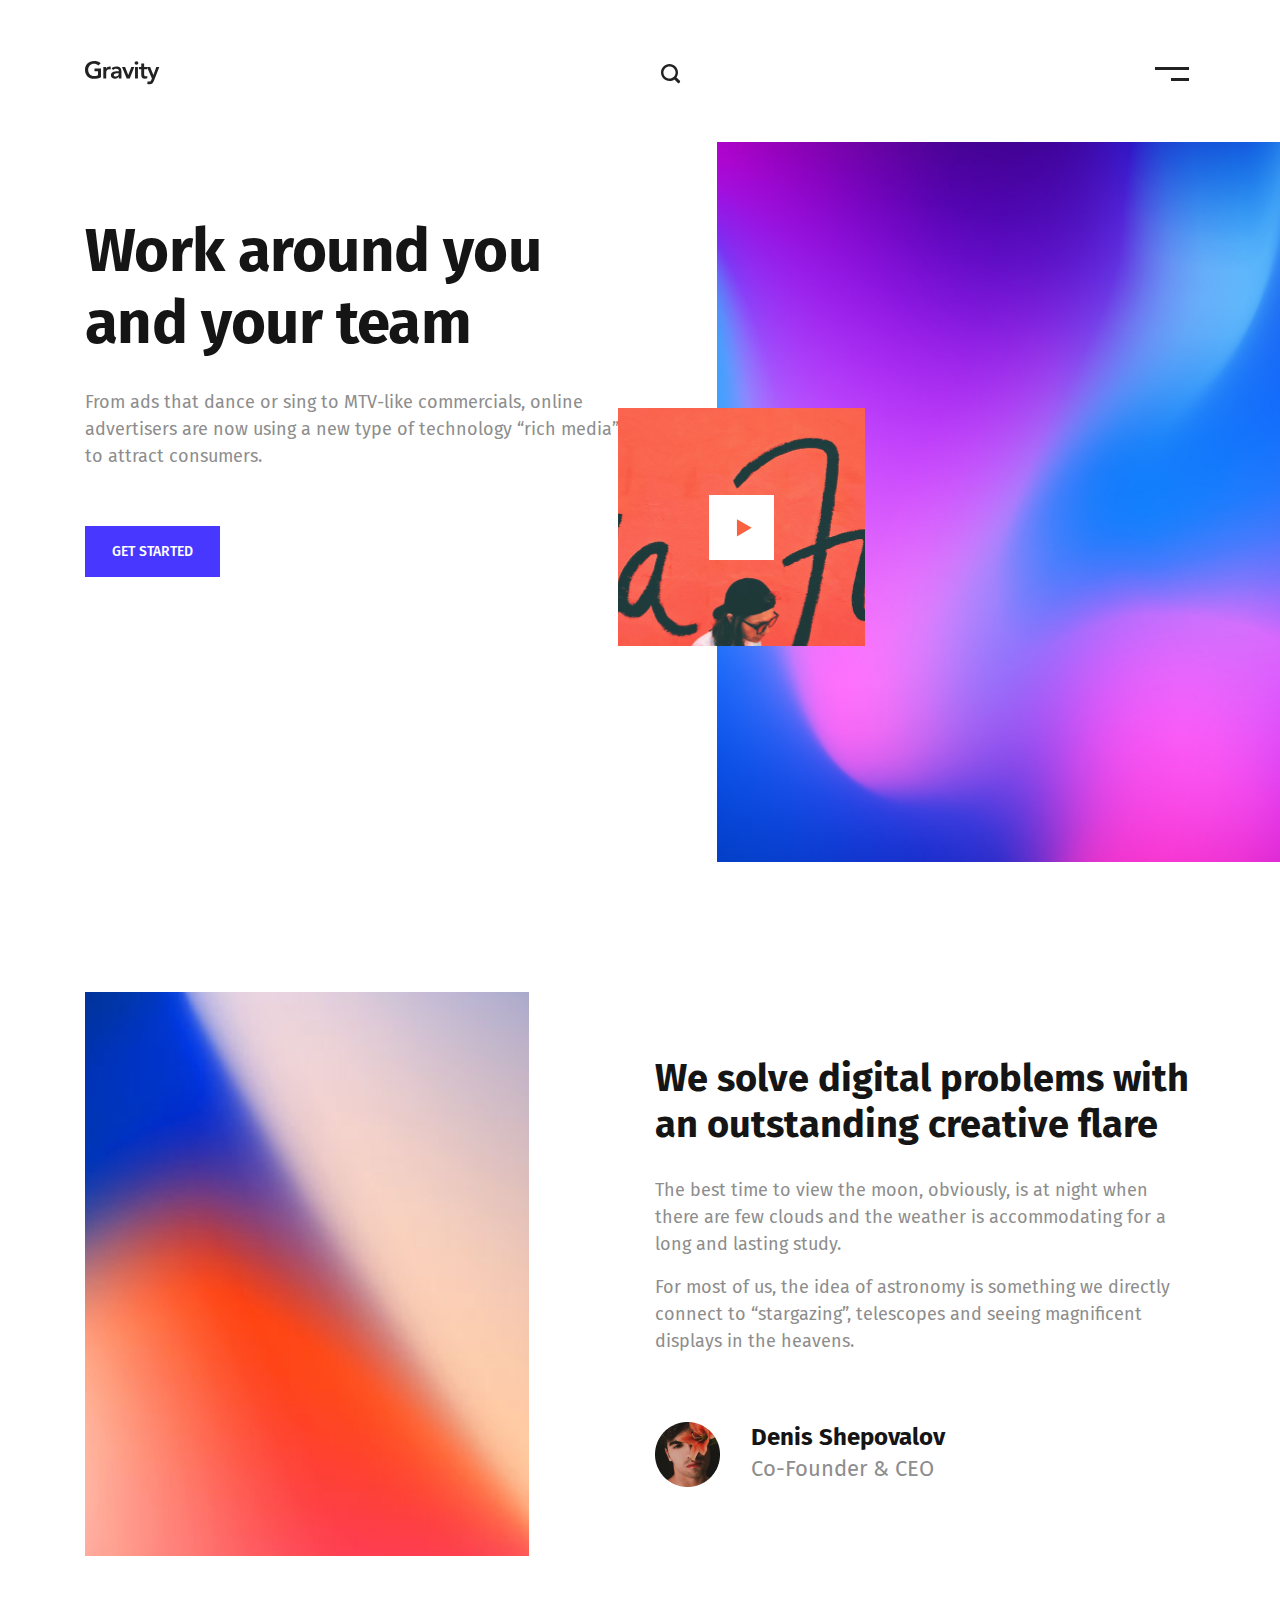
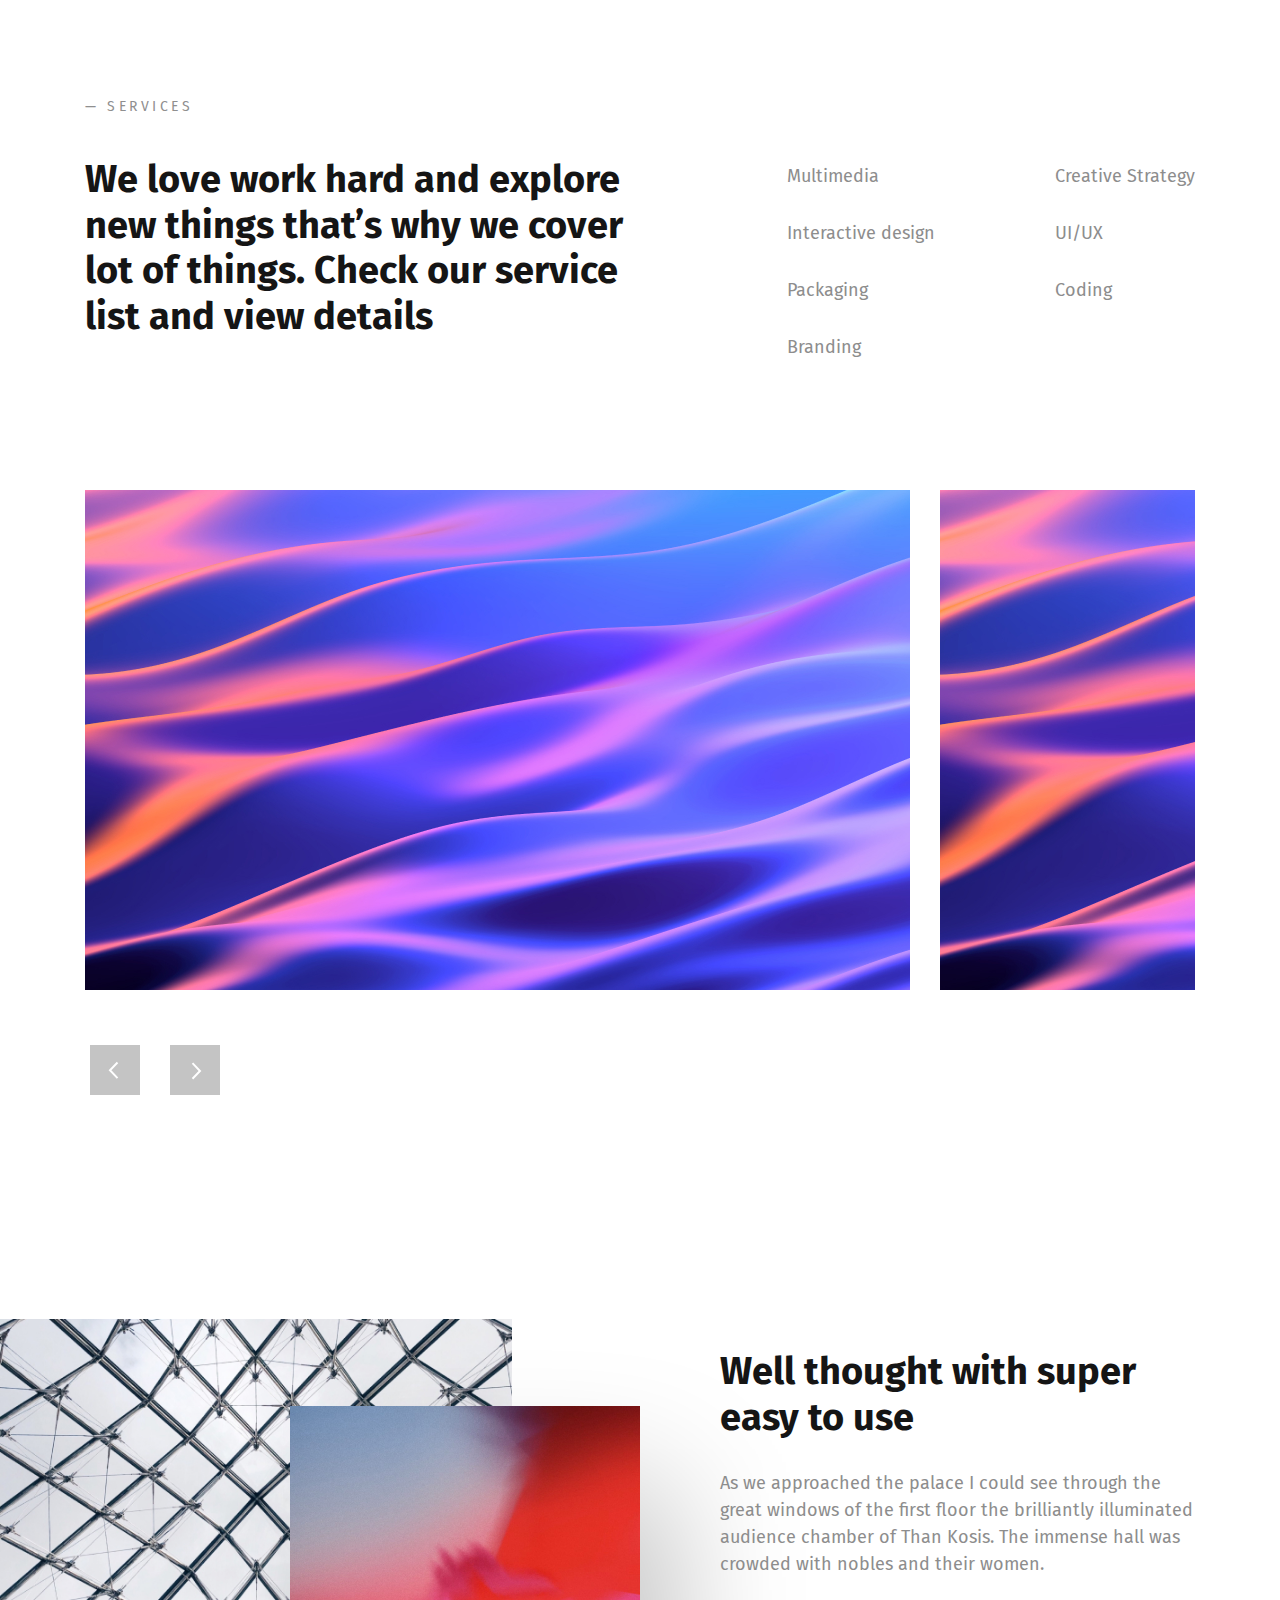
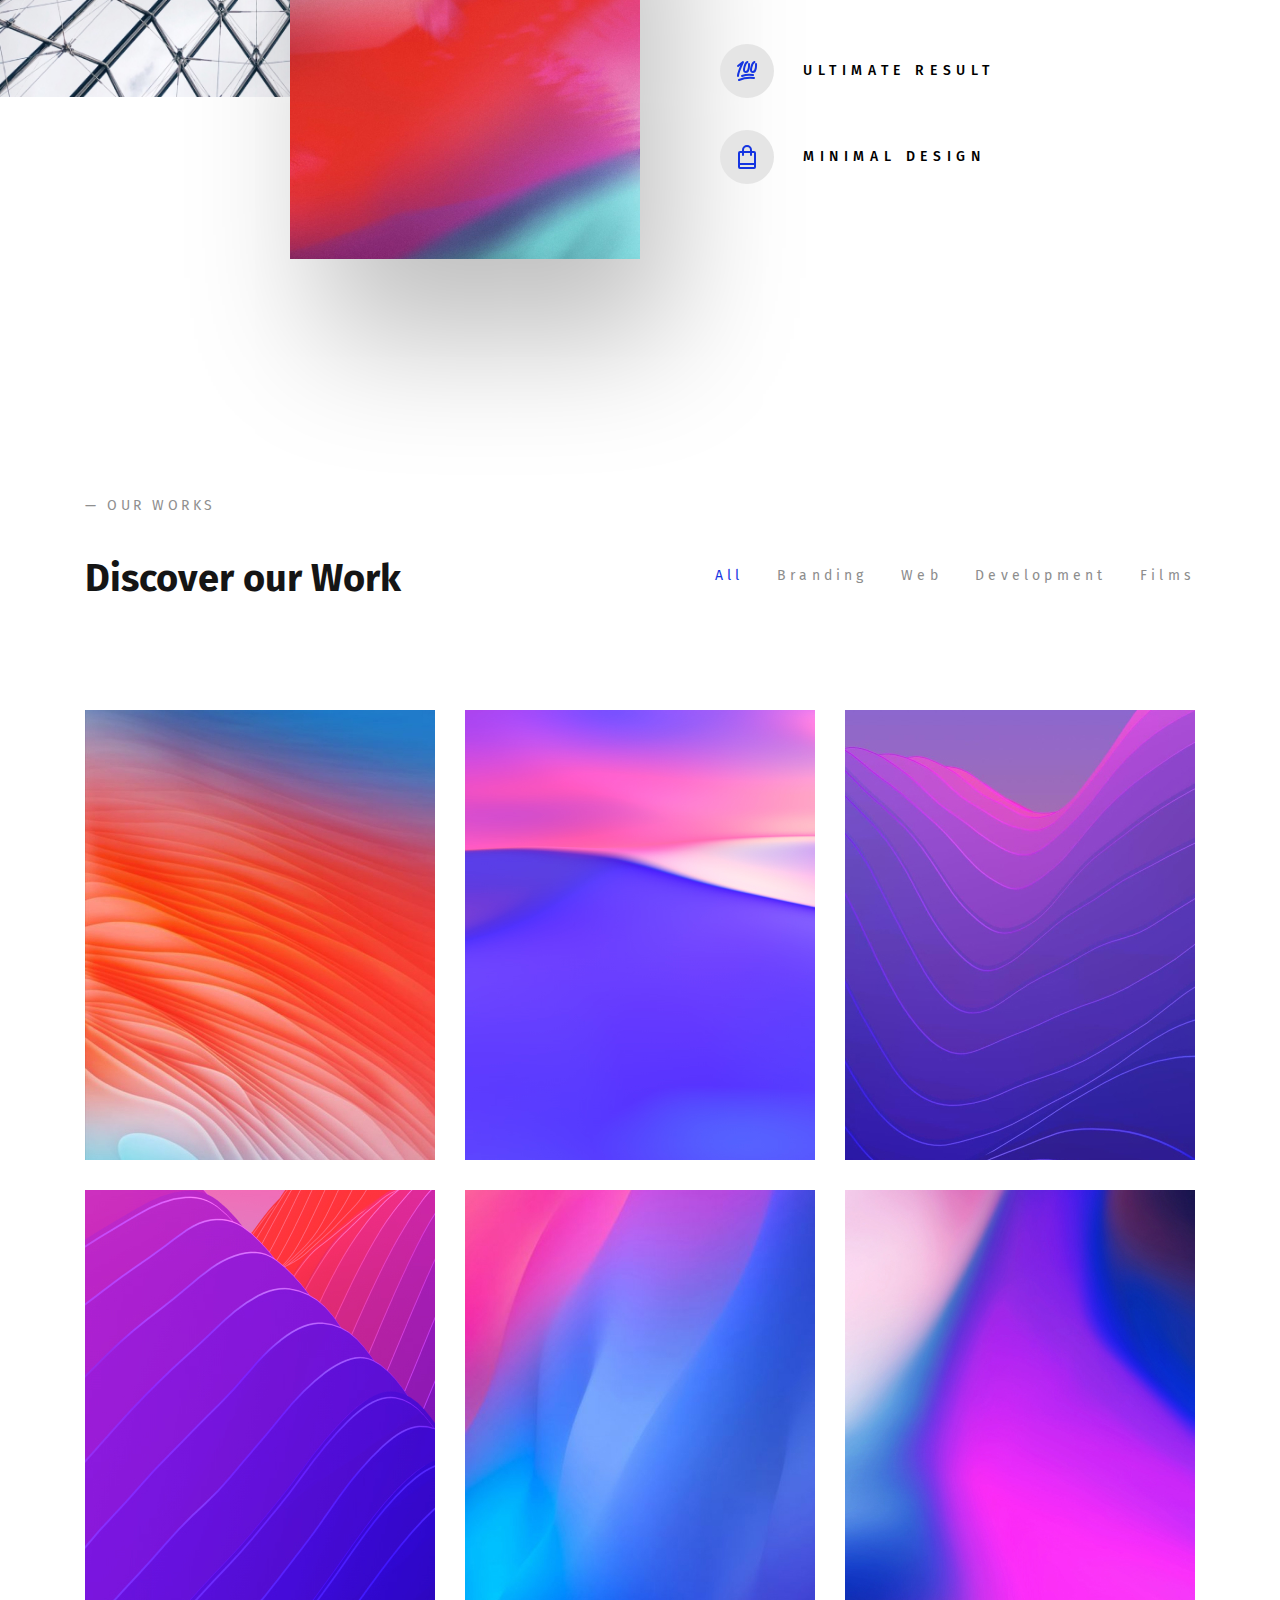
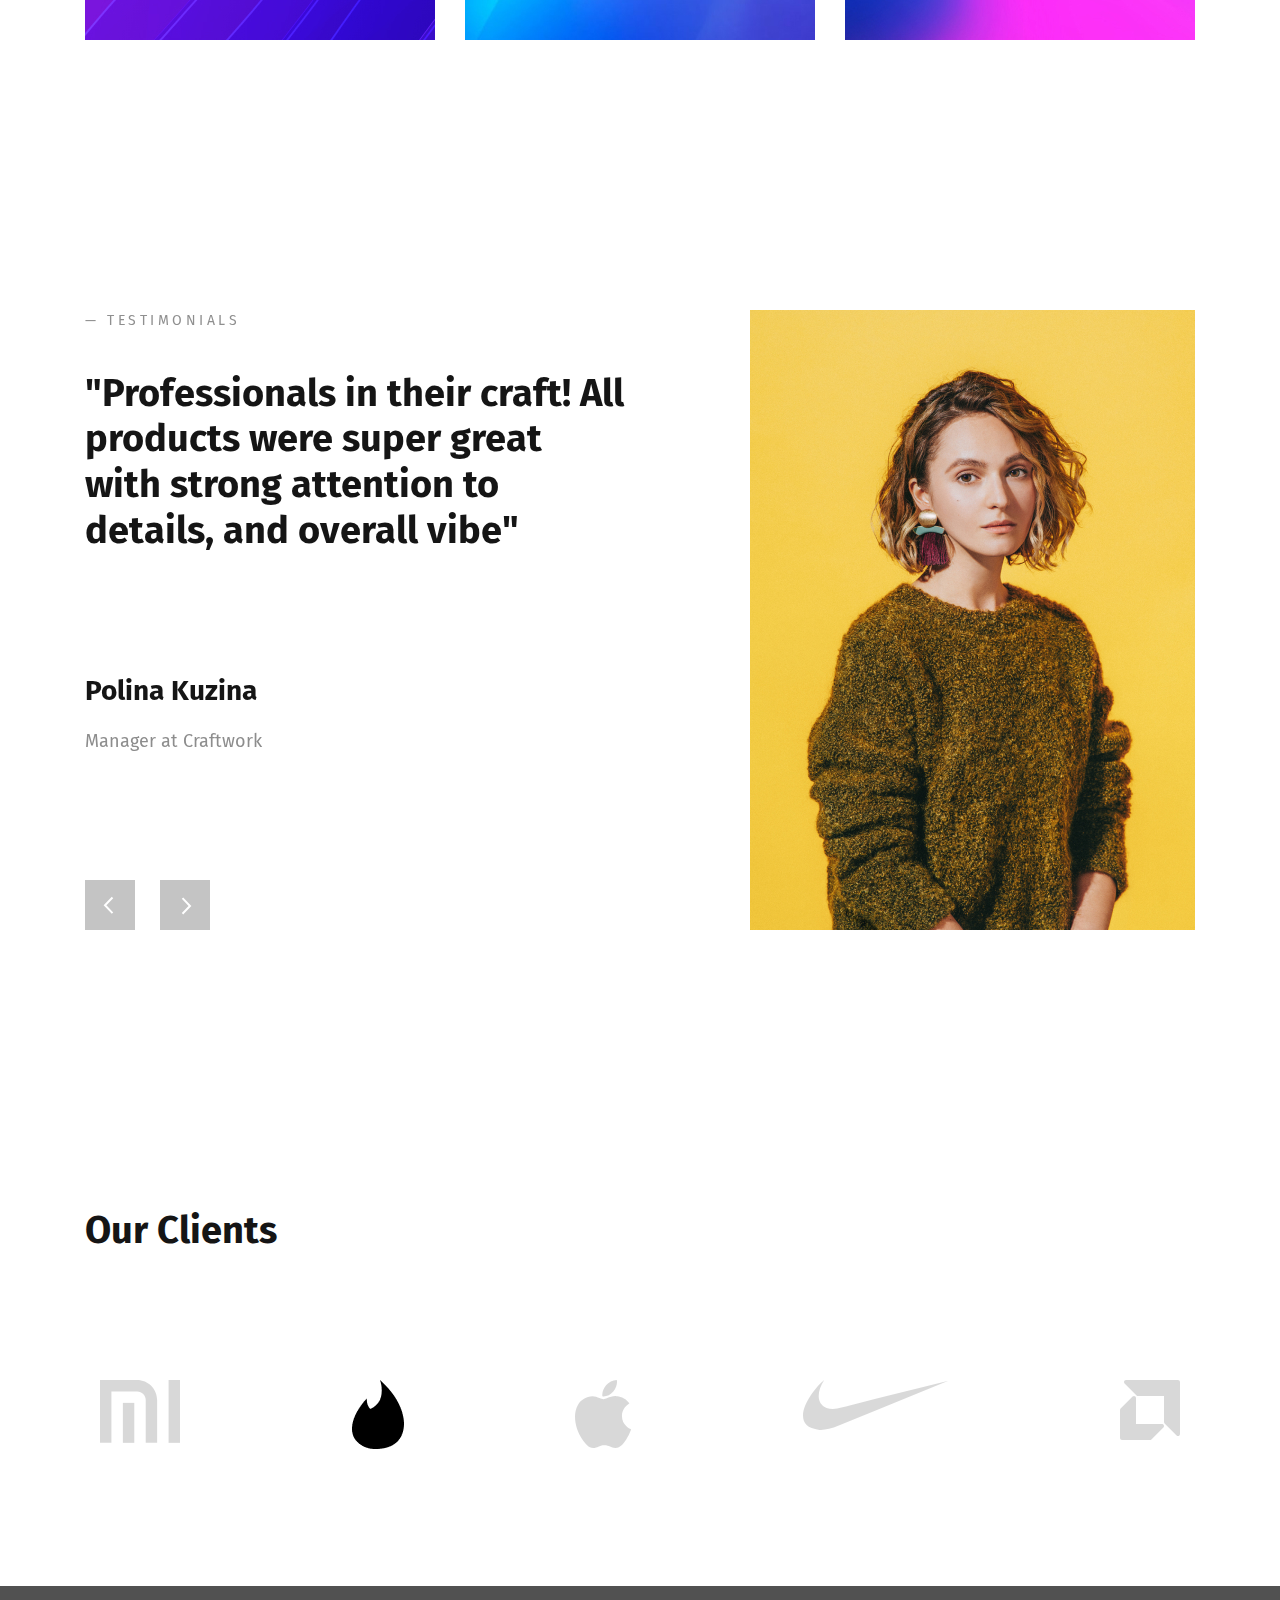
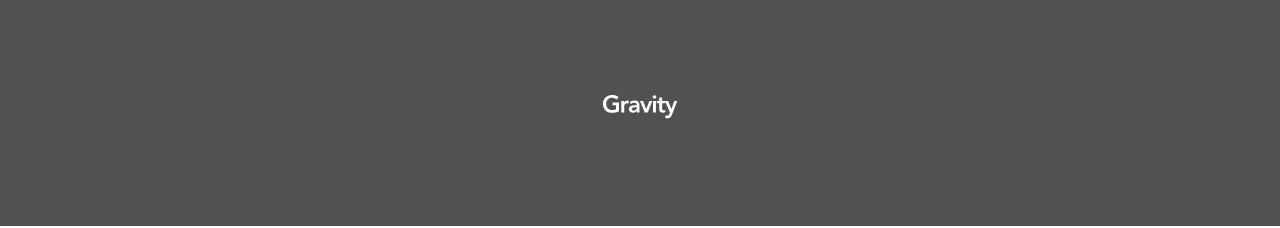
<file: gravity.html>
<!DOCTYPE html>
<html lang="en">
<head>
    <meta charset="UTF-8">
    <meta name="viewport" content="width=device-width, initial-scale=1, shrink-to-fit=no">
    <link rel="stylesheet" href="style/bootstrap.css">
    <link rel="stylesheet" href="style/style.css">
    <link rel="preconnect" href="https://fonts.gstatic.com">
    <link rel="stylesheet" href="style/owl.carousel.min.css">
    <link rel="stylesheet" href="style/owl.theme.default.min.css">
<link href="https://fonts.googleapis.com/css2?family=Fira+Sans:wght@400;500;700&display=swap" rel="stylesheet">
    <title>Document</title>
</head>
<body>
    <header class="header">
        <div class="nav">
            <div class="container">
                <div class="row">
                    <div class="col-4 col-md-4">
                        <img src="img/Logo.svg" alt="logo" class="logo">
                    </div>  
                    <div class="col-3 offset-md-2 col-md-3">
                        <button class="search">
                            <img src="img/search.svg" alt="search">
                        </button>
                    </div>
                    <div class="col-md-3 col-3 ml-auto">
                        <button class="menu ml-auto">
                            <img src="img/hamburger.svg" alt="menu gravity">
                        </button>
                    </div>
                </div>
            </div>
        </div>
        <div class="offer">
            <div class="container">
                <div class="row">
                    <div class="col-md-6">
                        <div class="offer-cont">
                            <h1 class="offer-cont__title">
                                Work around you and your team
                            </h1>
                            <p class="offer-cont__text">
                                From ads that dance or sing to MTV-like commercials, online advertisers are now using a new type of technology “rich media” to attract consumers.
                            </p>
                            <button class="offer-cont__btn btn">
                                Get started
                            </button>
                        </div>
                    </div>
                    <div class="col-md-6 be-static vh-dependent">
                        <div class="hero">
                            <a href="#" class="video"></a>
                        </div>
                    </div>
                </div>
            </div>
        </div>
    </header>
    <section class="problems">
        <div class="container">
            <div class="row">
                <div class="col-md-5">
                    <img src="img/03.jpg" alt="poster" class="poster img-fluid">
                </div>
                <div class="col-md-6 ml-auto d-flex align-items-center">
                    <div class="about">
                        <h2 class="about__title">
                            We solve digital problems with an outstanding creative flare
                        </h2>
                        <p class="about__text">
                            The best time to view the moon, obviously, is at night when there are few clouds and the weather is accommodating for a long and lasting study.
                        </p>
                        <p class="about__text">
                            For most of us, the idea of astronomy is something we directly connect to “stargazing”, telescopes and seeing magnificent displays in the heavens.
                        </p>
                        <div class="about__author">
                            <div class="about__name">
                                <h4>
                                    Denis Shepovalov
                                </h4>
                                <p class="about__dop">
                                    Co-Founder & CEO
                                </p>
                            </div>
                        </div>
                    </div>
                </div>
            </div>
        </div>
    </section>
    <section class="services">
        <div class="container">
            <div class="row">
                <div class="col-md-6">
                    <div class="section-title">
                        <p class="section-title__label">
                            — Services
                        </p>
                        <h2 class="section-title__heading">
                            We love work hard and explore new things that’s why we cover lot of things. Check our service list and view details
                        </h2>
                    </div>
                </div>
                <div class="col-md-5 ml-auto d-flex justify-content-between">
                    <ul class="serv-list serv-list__left">
                        <li class="serv-list__item">
                            Multimedia
                        </li>
                        <li class="serv-list__item">
                            Interactive design
                        </li>
                        <li class="serv-list__item">
                            Packaging
                        </li>
                        <li class="serv-list__item">
                            Branding
                        </li>
                    </ul>
                    <ul class="serv-list serv-list__right">
                        <li class="serv-list__item">
                            Creative Strategy
                        </li>
                        <li class="serv-list__item">
                            UI/UX
                        </li>
                        <li class="serv-list__item">
                            Coding
                        </li>
                    </ul>
                </div>
            </div>
            <div class="row">
                <div class="col">
                    <div class="owl-carousel owl-theme works-carousel">
                        <div class="item">
                            <img src="img/04.jpg" alt="alt">
                            <span class="owl-carousel__play"></span>
                        </div>
                        <div class="item">
                            <img src="img/04.jpg" alt="alt">
                            <span class="owl-carousel__play"></span>
                        </div>
                        <div class="item">
                            <img src="img/04.jpg" alt="alt">
                            <span class="owl-carousel__play"></span>
                        </div>
                        <div class="item">
                            <img src="img/04.jpg" alt="alt">
                            <span class="owl-carousel__play"></span>
                        </div>
                    </div>
                </div>
            </div>
        </div>
    </section>
    <section class="result">
        <div class="container">
            <div class="row">
                <div class="col-md-6 be-static">
                    <div class="collage">
                        <img src="img/07.jpg" alt="">
                    </div>
                </div>
                    <div class="col-md-6">
                        <div class="easy">
                            <h2 class="easy__title">
                                Well thought with super easy to use</h2>
                            <p class="easy__text">
                                As we approached the palace I could see through the great windows of the first floor the brilliantly illuminated audience chamber of Than Kosis. The immense hall was crowded with nobles and their women.</p>
                                <div class="easy__point easy__point__first">
                                    Ultimate result
                                </div>
                                <div class="easy__point easy__point__second">
                                    Minimal design
                                </div>
                        </div>
                    </div>
            </div>
        </div>
    </section>
    <section class="works tabs">
        <div class="container">
            <div class="row">
                <div class="col-md-6">
                    <div class="section-title">
                        <p class="section-title__label">
                            — Our works
                        </p>
                        <h2 class="section-title__heading">
                            Discover our Work
                        </h2>
                    </div>
                </div>
                <div class="col-xl-6 col-12">
                    <ul class="work-tabs d-flex justify-content-between tabs__caption">
                        <li class="work-tabs__items active">
                            <a href="#">All</a>
                        </li>
                        <li class="work-tabs__items">
                            <a href="#">Branding</a>
                        </li>
                        <li class="work-tabs__items">
                            <a href="#">Web</a>
                        </li>
                        <li class="work-tabs__items">
                            <a href="#">Development</a>
                        </li>
                        <li class="work-tabs__items">
                            <a href="#">Films</a>
                        </li>
                    </ul>         
                </div>
            </div>
            <div class="row">
                <div class="col">
                    <div class="works-wrap d-flex justify-content-between tabs__content active">
                        <a href="#" class="works-wrap__item">
                            <img src="img/08.jpg" alt="">
                        </a>
                        <a href="#" class="works-wrap__item">
                            <img src="img/09.jpg" alt="">
                        </a>
                        <a href="#" class="works-wrap__item">
                            <img src="img/10.jpg" alt="">
                        </a>
                        <a href="#" class="works-wrap__item">
                            <img src="img/11.jpg" alt="">
                        </a>
                        <a href="#" class="works-wrap__item">
                            <img src="img/12.jpg" alt="">
                        </a>
                        <a href="#" class="works-wrap__item">
                            <img src="img/13.jpg" alt="">
                        </a>
                    </div> 
                    <div class="works-wrap d-flex justify-content-between tabs__content">
                        <a href="#" class="works-wrap__item">
                            <img src="img/08.jpg" alt="">
                        </a>
                        <a href="#" class="works-wrap__item">
                            <img src="img/10.jpg" alt="">
                        </a>
                        <a href="#" class="works-wrap__item">
                            <img src="img/12.jpg" alt="">
                        </a>
                        <a href="#" class="works-wrap__item">
                            <img src="img/13.jpg" alt="">
                        </a>
                        <a href="#" class="works-wrap__item">
                            <img src="img/09.jpg" alt="">
                        </a>
                        <a href="#" class="works-wrap__item">
                            <img src="img/11.jpg" alt="">
                        </a>
                    </div> 
                    <div class="works-wrap d-flex justify-content-between tabs__content">
                        <a href="#" class="works-wrap__item">
                            <img src="img/13.jpg" alt="">
                        </a>
                        <a href="#" class="works-wrap__item">
                            <img src="img/12.jpg" alt="">
                        </a>
                        <a href="#" class="works-wrap__item">
                            <img src="img/11.jpg" alt="">
                        </a>
                        <a href="#" class="works-wrap__item">
                            <img src="img/10.jpg" alt="">
                        </a>
                        <a href="#" class="works-wrap__item">
                            <img src="img/09.jpg" alt="">
                        </a>
                        <a href="#" class="works-wrap__item">
                            <img src="img/08.jpg" alt="">
                        </a>
                    </div> 
                    <div class="works-wrap d-flex justify-content-between tabs__content">
                        <a href="#" class="works-wrap__item">
                            <img src="img/13.jpg" alt="">
                        </a>
                        <a href="#" class="works-wrap__item">
                            <img src="img/08.jpg" alt="">
                        </a>
                        <a href="#" class="works-wrap__item">
                            <img src="img/12.jpg" alt="">
                        </a>
                        <a href="#" class="works-wrap__item">
                            <img src="img/09.jpg" alt="">
                        </a>
                        <a href="#" class="works-wrap__item">
                            <img src="img/11.jpg" alt="">
                        </a>
                        <a href="#" class="works-wrap__item">
                            <img src="img/10.jpg" alt="">
                        </a>
                    </div> 
                    <div class="works-wrap d-flex justify-content-between tabs__content">
                        <a href="#" class="works-wrap__item">
                            <img src="img/09.jpg" alt="">
                        </a>
                        <a href="#" class="works-wrap__item">
                            <img src="img/08.jpg" alt="">
                        </a>
                        <a href="#" class="works-wrap__item">
                            <img src="img/11.jpg" alt="">
                        </a>
                        <a href="#" class="works-wrap__item">
                            <img src="img/10.jpg" alt="">
                        </a>
                        <a href="#" class="works-wrap__item">
                            <img src="img/13.jpg" alt="">
                        </a>
                        <a href="#" class="works-wrap__item">
                            <img src="img/12.jpg" alt="">
                        </a>
                    </div>    
                </div>
            </div>
        </div>
    </section>
    <section class="testimonials">
        <div class="container">
            <div class="contributor-carousel owl-carousel">
                <div class="row">
                    <div class="col-md-6">
                        <div class="section-title">
                            <p class="section-title__label">
                                — Testimonials
                            </p>
                            <h2 class="section-title__heading section-title__heading_review">
                                "Professionals in their craft! All products were super great with strong attention to details, and overall vibe"
                            </h2>
                            <div class="contributor">
                                <h3 class="contributor__title">Polina Kuzina</h3>
                                <p class="contributor__desk">Manager at Craftwork</p>
                            </div>
                        </div>
                    </div>
                    <div class="col-md-5 ml-auto">
                        <img src="img/14.jpg" alt="photo" class="cont-photo img-fluid">
                    </div>
                </div>
                <div class="row">
                    <div class="col-md-6">
                        <div class="section-title">
                            <p class="section-title__label">
                                — Testimonials
                            </p>
                            <h2 class="section-title__heading section-title__heading_review">
                                "Professionals in their craft! All products were super great with strong attention to details, and overall vibe"
                            </h2>
                            <div class="contributor">
                                <h3 class="contributor__title">Polina Kuzina</h3>
                                <p class="contributor__desk">Manager at Craftwork</p>
                            </div>
                        </div>
                    </div>
                    <div class="col-md-5 ml-auto">
                        <img src="img/14.jpg" alt="photo" class="cont-photo img-responsive">
                    </div>
                </div>
            </div>  
        </div>
    </section>          
    <section class="clients">
        <div class="container">
            <div class="row">
                <div class="col-md-6">
                    <div class="section-title">
                        <h2 class="section-title__heading">
                            Our Clients
                        </h2>
                    </div>  
                </div>
            </div>    
                <div class="col">
                    <div class="clients-row d-flex justify-content-between">
                        <a href="#" class="clients-row__item">
                            <img src="img/xiaomi.svg" alt="xiaomi">
                        </a>
                        <a href="#" class="clients-row__item">
                            <img src="img/ubuntu.png" alt="ubuntu">
                        </a>
                        <a href="#" class="clients-row__item">
                            <img src="img/apple.svg" alt="apple">
                        </a>
                        <a href="#" class="clients-row__item">
                            <img src="img/nike.svg" alt="nike">
                        </a>
                        <a href="#" class="clients-row__item">
                            <img src="img/amd.svg" alt="amd">
                        </a>
                    </div>
                </div>
        </div>
    </section>  
    <footer class="footer">
        <div class="container">
            <div class="row">
                <div class="col d-flex justify-content-center align-items-center">
                    <img src="img/logo-footer.svg" alt="footer" class="logo-footer">
                </div>
            </div>
        </div>
    </footer>
    <script src="script/jquery-3.5.1.min.js"></script>
    <script src="script/owl.carousel.min.js"></script>
    <script src="script/script.js"></script>
</body>
</html>
</file>
<file: style/style.css>
body{
    font-family: "Fira sans", serif;
    color: #8D8D8D;
    font-size: 18px;
}
button {
    display: block;
    background: transparent;
    border: none;
}
ul, li{
    display: block;
    padding: 0;
    margin: 0;
}
.vh-dependent{
    height: 35vh;
    display: flex;
    align-items: center;
}
.be-static{
    position: static;
}
h1, h2, h3, h4, h5, h6{
    font-style: normal;
    font-weight: 700;
    color: #151515;
    margin: 0;
    padding: 0;
}
h2{
    font-size: 38px;
}
.btn{
    background: #4737FF;
    color: #fff;
    text-transform: uppercase;
    font-weight: 500;
    font-size: 14px;
    padding: 14px 26px;
    border-radius: 0;
    display: inline;
    text-align: center;
    transition: all 0.5s ease;
}
.btn:hover {
    background: #3726f2;
    color: #fff;
}
.header{
height: 95vh;
}
.nav{
    padding-top: 59px;
    margin-bottom: 127px;
}
.logo{

}
.search {
  
}
.menu{

}

.offer-cont__title{
    font-size: 60px;
    letter-spacing: -0.01em;
    line-height: 1.2em;
}
.offer-cont__text {
    margin: 30px 0 56px;
}
.hero{
    background: url('../img/01.jpg') no-repeat right top;
    background-size: 80% 100%;
    width: 55%;
    height: 80vh;
    position: absolute;
    right: 0;
    top: 142px;
}
.video{
    position: absolute;
    left: 6%;
    bottom: 30%;
    width: 35%;
    height: 33%;
    display: block;
    background: url('../img/02.jpg') no-repeat center center;
    display: flex;
    justify-content: center;
    align-items: center;
}

.video:after{
    content: '';
    display: block;
    background: url(../img/playbtn.svg);
    width: 65px;
    height: 65px;
}
.problems{
    padding-top: 137px;
}
.about{

}
.about__title{
    margin-bottom: 30px;
}
.about__text{

}
.about__author{
    background: url('../img/avatar.jpg') no-repeat left center;
    padding-left: 96px;
    padding: 7px 0 7px 96px;
    margin-top: 61px;
}
.about__name{
    font-size: 22px;
}
.about__dop{
    margin-bottom: 0;
}
.services{
    padding-top: 140px;
}
.section-title{

}
.section-title__label{
    text-transform: uppercase;
    font-size: 14px;
    letter-spacing: 0.25em;
    color: #8f8f8f;
    margin-bottom: 40px;
}
.section-title__heading{

}
.serv-list {
    color: #8d8d8d;
    margin-top: 67px;
}
.serv-list__item{
    margin-bottom: 30px;
}
.serv-list__left{
    margin-left: 37px;
}
.works-carousel{
    margin-top: 99px;
}

.owl-theme .owl-dots, .owl-theme .owl-nav{
    text-align: left !important;
} 
.works-carousel .owl-prev{
    margin-right: 25px !important;
}
.owl-theme .owl-nav [class*=owl-] {
    margin: 0 ;
}
.works-carousel .owl-nav{
    margin-top: 50px !important;
}
.works-carousel__play{
    display: block;
    background: url('../img/playbtn.svg');
    width: 65px;
    height: 65px;
    position: absolute;
    left:50%;
    top: 50%;
    margin-left: -32px;
    margin-top: -32px;
    cursor: pointer;
}
.collage{
    padding-top: 219px;
    width: 50%;
    background: url('../img/06.jpg') no-repeat left top / 80% 70%;
    height: 540px;
    position: absolute;
    left: 0;
}

.collage img {
    display: block;
    width: 350px;
    height: 453px;
    position: absolute;
    right: 0;
    bottom: 0;
    box-shadow: 30px 80px 130px rgba(0,0,0,0.25);
}
.result{
    padding-top: 219px;
}
.easy{
    margin-left: 65px;
    margin-top: 30px;
}
.easy__title{
    margin-bottom: 30px;
}
.easy__text{
        margin-bottom: 62px;
}
.easy__point{
    padding-left: 83px;
    text-transform: uppercase;
    letter-spacing: 0.4em;
    color: #000;
    font-weight: 500;
    font-size: 14px;
    padding-top: 20px;
    padding-bottom: 20px;
    margin-bottom: 25px;
}
.easy__point__first{
    background: url('../img/100.svg') no-repeat left center;
}
.easy__point__second{
    background: url('../img/bag.svg') no-repeat left center;
}

.works{
    padding-top: 283px;
}

.work-tabs{
    margin-left: 60px;
    font-size: 14px;
    text-transform: uppercase;
    letter-spacing: 0.3em;
    margin-top: 70px;
}
.work-tabs__items a {
    text-transform: none;
    color: #8d8d8d;
}
.work-tabs__items.active a {
    color: #1434e1;
}
.works-wrap{
    flex-wrap: wrap;
    margin-top: 108px;
}
.works-wrap__item{
    margin-bottom: 30px;
    position: relative;
}

.works-wrap__item img{
    transition: all 1s ease;
    display: block;
}

.works-wrap__item:hover img{
    -moz-transform: scale(1.1);
    -webkit-transform: scale(1.1);
    -o-transform: scale(1.1);
    -ms-transform: scale(1.1);
    transform: scale(1.1);
    box-shadow: -30px 80px 200px rgba(0,0,0,0.25);
}
.works-wrap__item:hover:after {
    content:'';
    display: block;
    background: url(../img/playbtn.svg);
    width: 65px;
    height: 65px;
    position: absolute;
    left: 50%;
    top: 50%;
    margin-left: -32px;
    margin-top: -32px;
}
.tabs__content{
    display: none !important;
}
.tabs__content.active{
    display: flex !important;
}

.contributor__title{
margin-bottom: 20px;
}
.contributor{
    margin-top: 121px;
}
.contributor__desk{

}
.cont-photo{
    display: block;
}
.testimonials{
    margin-top: 240px;
}
.contributor-carousel .owl-nav{
    display: flex;
    margin-top: -50px;
    position: relative;
}

.contributor-carousel .owl-prev{
    margin-right: 25px;
}
.clients{
    padding-top: 278px;
}

.clients-row {
    margin-top: 127px;
    width: 100%;
}
.footer{
    height: 240px;
    background: #515151;
    margin-top: 136px;
}
.logo-footer{
    margin-top: 109px;
    margin-bottom: 109px;
}
@media screen and (max-width: 1200px) {
    .work-tabs{
        margin-left: 0;
    }
    .works-wrap__item{
        width: 30%;
    }
    .works-wrap__item img{
        width: 100%;
        display: block;
    }
    .contributor{
        margin-top: 50px;
    }
    .section-title__heading_review{
        font-size: 20px;
    }
}
@media screen and (max-width: 720px) {
    .hero{
        position: relative;
        width: 100%;
        height: 200px;
        top: 0;
        margin-top: 60px;
    }
    .vh-dependent{
        height: auto;
        display: flex;
        align-items: center;
    }
    .about {
        margin-top: 60px;
    }
    .collage{
        position: relative;
        width: 100%;
    }
    .easy{
        margin-left: 0;
        margin-top: 110px;
    }
    .problems{
        margin-top: 300px;
    }
}
@media screen and (max-width: 576px) {
    .serv-list_left{
        margin-left: 0;
    }
    .works-wrap__item{
        width: 100%;
        margin-bottom: 40px;
    }
    .vh-dependent{
        height: auto;
        display: flex;
        align-items: center;
    }
    .clients-row{
        flex-direction: column;
        text-align: center;
    }
    .clients-row__item{
        margin-bottom: 30px;
    }
    .work-tabs{
        flex-direction: column;
    }
    .work-tabs__items{
        margin-bottom: 40px;
    }
    .problems{
        margin-top: 300px;
    }
}
@media screen and (max-width: 992px){
    .contributor{
        margin-top: 50px;
    }
    .header{
        margin-bottom: 100px;
    }
}
@media screen and (min-width: 992px) {
	.works-carousel .item, .works-carousel .owl-item {
		width: 825px !important;
		position: relative;
	}
}
</file>
